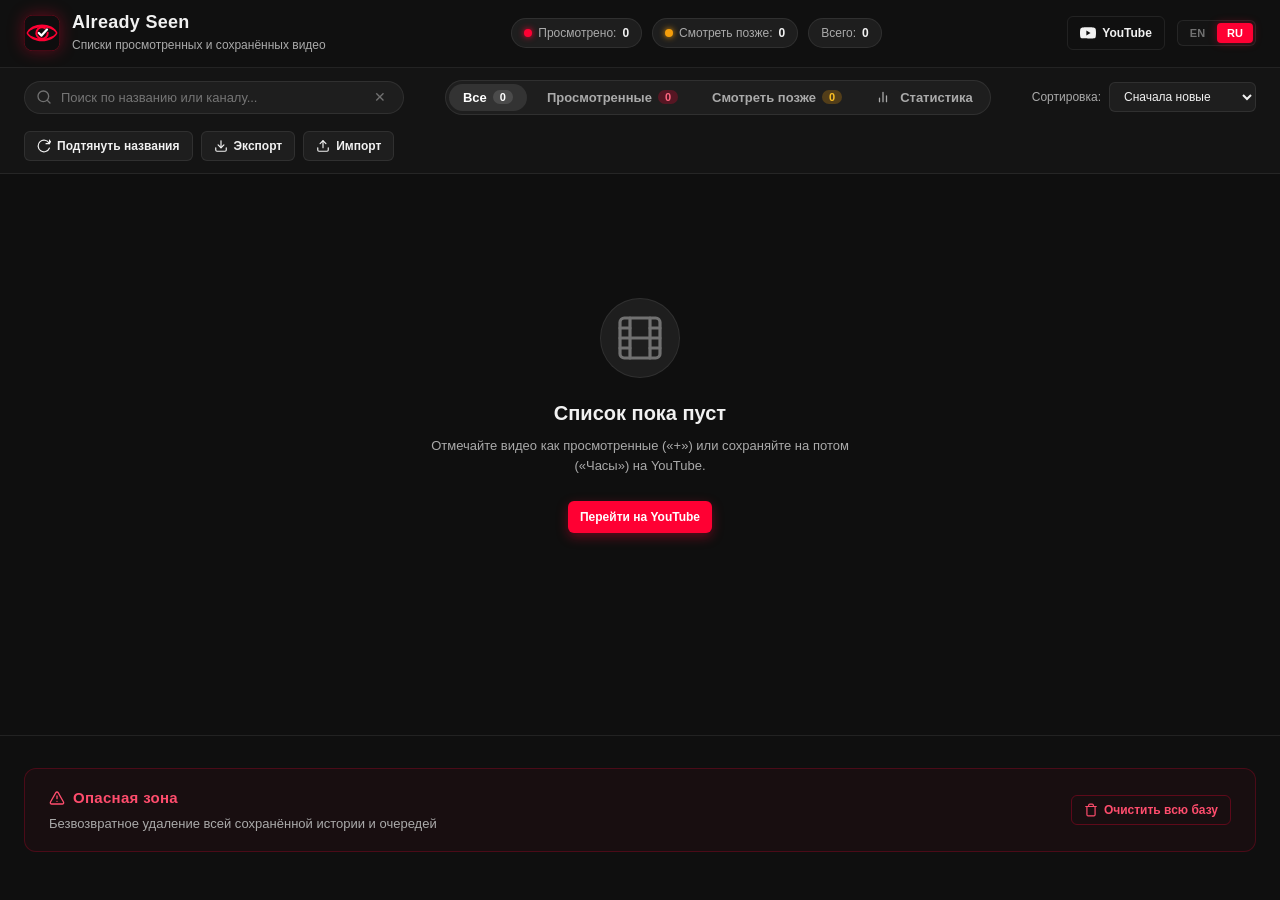
<file: dashboard/index.html>
<!DOCTYPE html>
<html lang="ru">
<head>
  <meta charset="UTF-8">
  <meta name="viewport" content="width=device-width, initial-scale=1.0">
  <title>Already Seen — Видео-дашборд</title>
  <link rel="stylesheet" href="dashboard.css">
  <link rel="icon" type="image/svg+xml" href="../icons/icon.svg">
</head>
<body>
  <div class="app-layout">
    <header class="app-header">
      <div class="header-inner">
        <div class="header-brand">
          <img class="brand-badge" src="../icons/icon.svg" alt="Already Seen">
          <div class="brand-text">
            <h1 class="brand-title">Already Seen</h1>
            <span class="brand-tagline" id="i18nTagline">Списки просмотренных и сохранённых видео</span>
          </div>
        </div>

        <div class="header-stats">
          <div class="stat-pill" id="statWatchedPill">
            <span class="stat-dot dot-watched"></span>
            <span class="stat-label" id="i18nStatWatched">Просмотрено:</span>
            <strong class="stat-val" id="statWatchedCount">0</strong>
          </div>
          <div class="stat-pill" id="statWlPill">
            <span class="stat-dot dot-wl"></span>
            <span class="stat-label" id="i18nStatWl">Смотреть позже:</span>
            <strong class="stat-val" id="statWlCount">0</strong>
          </div>
          <div class="stat-pill" id="statTotalPill">
            <span class="stat-label" id="i18nStatTotal">Всего:</span>
            <strong class="stat-val" id="statTotalCount">0</strong>
          </div>
        </div>

        <div class="header-right">
          <a href="https://www.youtube.com" target="_blank" rel="noopener noreferrer" class="btn btn-ghost" id="linkYouTube">
            <svg viewBox="0 0 24 24" width="16" height="16" fill="currentColor">
              <path d="M23.498 6.186a3.016 3.016 0 0 0-2.122-2.136C19.505 3.545 12 3.545 12 3.545s-7.505 0-9.377.505A3.017 3.017 0 0 0 .502 6.186C0 8.07 0 12 0 12s0 3.93.502 5.814a3.016 3.016 0 0 0 2.122 2.136c1.871.505 9.376.505 9.376.505s7.505 0 9.377-.505a3.015 3.015 0 0 0 2.122-2.136C24 15.93 24 12 24 12s0-3.93-.502-5.814zM9.545 15.568V8.432L15.818 12l-6.273 3.568z"/>
            </svg>
            <span>YouTube</span>
          </a>
          <div class="lang-switch">
            <button type="button" class="lang-btn" data-lang="en">EN</button>
            <button type="button" class="lang-btn active" data-lang="ru">RU</button>
          </div>
        </div>
      </div>
    </header>

    <div class="controls-bar">
      <div class="controls-inner">
        <div class="search-box">
          <svg class="search-icon" viewBox="0 0 24 24" width="16" height="16" fill="none" stroke="currentColor" stroke-width="2" stroke-linecap="round" stroke-linejoin="round">
            <circle cx="11" cy="11" r="8"></circle>
            <line x1="21" y1="21" x2="16.65" y2="16.65"></line>
          </svg>
          <input type="text" id="searchInput" placeholder="Поиск по названию или каналу...">
          <button type="button" class="search-clear" id="searchClear" aria-label="Очистить поиск">✕</button>
        </div>

        <nav class="tabs-nav">
          <button type="button" class="tab-btn active" data-tab="all" id="tabAll">
            <span id="i18nTabAll">Все</span>
            <span class="tab-count" id="countAll">0</span>
          </button>
          <button type="button" class="tab-btn" data-tab="watched" id="tabWatched">
            <span id="i18nTabWatched">Просмотренные</span>
            <span class="tab-count count-watched" id="countWatched">0</span>
          </button>
          <button type="button" class="tab-btn" data-tab="watch-later" id="tabWatchLater">
            <span id="i18nTabWatchLater">Смотреть позже</span>
            <span class="tab-count count-wl" id="countWl">0</span>
          </button>
          <button type="button" class="tab-btn" data-tab="stats" id="tabStats">
            <svg class="tab-icon" viewBox="0 0 24 24" width="14" height="14" fill="none" stroke="currentColor" stroke-width="2.2" stroke-linecap="round" stroke-linejoin="round">
              <path d="M18 20V10M12 20V4M6 20v-6"></path>
            </svg>
            <span id="i18nTabStats">Статистика</span>
          </button>
        </nav>

        <div class="sort-box">
          <label for="sortSelect" class="sort-label" id="i18nSortLabel">Сортировка:</label>
          <select id="sortSelect">
            <option value="newest" id="optSortNewest">Сначала новые</option>
            <option value="oldest" id="optSortOldest">Сначала старые</option>
            <option value="title-asc" id="optSortTitleAsc">По названию (А-Я)</option>
            <option value="title-desc" id="optSortTitleDesc">По названию (Я-А)</option>
            <option value="channel-asc" id="optSortChannelAsc">По каналу (А-Я)</option>
          </select>
        </div>

        <div class="actions-box">
          <button type="button" class="btn btn-secondary" id="btnFetchMetadata">
            <svg class="fetch-icon" viewBox="0 0 24 24" width="14" height="14" fill="none" stroke="currentColor" stroke-width="2" stroke-linecap="round" stroke-linejoin="round">
              <path d="M21.5 2v6h-6M21.34 15.57a10 10 0 1 1-.57-8.38l5.67-5.67"/>
            </svg>
            <span id="i18nBtnFetch">Подтянуть названия</span>
            <span class="badge-fetch-count" id="badgeFetchCount" style="display: none;">0</span>
          </button>
          <button type="button" class="btn btn-secondary" id="btnExport">
            <svg viewBox="0 0 24 24" width="14" height="14" fill="none" stroke="currentColor" stroke-width="2" stroke-linecap="round" stroke-linejoin="round">
              <path d="M21 15v4a2 2 0 0 1-2 2H5a2 2 0 0 1-2-2v-4"></path>
              <polyline points="7 10 12 15 17 10"></polyline>
              <line x1="12" y1="15" x2="12" y2="3"></line>
            </svg>
            <span id="i18nBtnExport">Экспорт</span>
          </button>
          <button type="button" class="btn btn-secondary" id="btnImport">
            <svg viewBox="0 0 24 24" width="14" height="14" fill="none" stroke="currentColor" stroke-width="2" stroke-linecap="round" stroke-linejoin="round">
              <path d="M21 15v4a2 2 0 0 1-2 2H5a2 2 0 0 1-2-2v-4"></path>
              <polyline points="17 8 12 3 7 8"></polyline>
              <line x1="12" y1="3" x2="12" y2="15"></line>
            </svg>
            <span id="i18nBtnImport">Импорт</span>
          </button>
          <input type="file" id="fileInput" accept=".json" style="display: none;">
        </div>
      </div>
      <div class="fetch-progress-wrap" id="fetchProgressWrap" style="display: none;">
        <div class="fetch-progress-bar" id="fetchProgressBar"></div>
      </div>
    </div>

    <main class="main-content">
      <div class="content-status" id="contentStatus">
        <span id="statusText">Загрузка видео...</span>
      </div>

      <div class="video-grid" id="videoGrid"></div>

      <section class="stats-view" id="statsView" style="display: none;">
        <div class="stats-hero-grid">
          <div class="stats-card stat-card-watched">
            <div class="stats-card-header">
              <span class="stats-card-title" id="i18nStatCardWatched">Просмотрено</span>
              <div class="stats-icon-wrap icon-watched">
                <svg viewBox="0 0 24 24" width="18" height="18" fill="none" stroke="currentColor" stroke-width="2.5" stroke-linecap="round" stroke-linejoin="round">
                  <polyline points="20 6 9 17 4 12"></polyline>
                </svg>
              </div>
            </div>
            <div class="stats-card-value" id="statsValWatched">0</div>
            <div class="stats-progress-wrap">
              <div class="stats-progress-bar bar-watched" id="statsProgressWatched" style="width: 0%;"></div>
            </div>
            <div class="stats-card-sub" id="statsSubWatched">0% от всех видео</div>
          </div>

          <div class="stats-card stat-card-wl">
            <div class="stats-card-header">
              <span class="stats-card-title" id="i18nStatCardWl">Смотреть позже</span>
              <div class="stats-icon-wrap icon-wl">
                <svg viewBox="0 0 24 24" width="18" height="18" fill="none" stroke="currentColor" stroke-width="2.2" stroke-linecap="round" stroke-linejoin="round">
                  <circle cx="12" cy="12" r="10"></circle>
                  <polyline points="12 6 12 12 16 14"></polyline>
                </svg>
              </div>
            </div>
            <div class="stats-card-value" id="statsValWl">0</div>
            <div class="stats-progress-wrap">
              <div class="stats-progress-bar bar-wl" id="statsProgressWl" style="width: 0%;"></div>
            </div>
            <div class="stats-card-sub" id="statsSubWl">Ожидают вашего просмотра</div>
          </div>

          <div class="stats-card stat-card-total">
            <div class="stats-card-header">
              <span class="stats-card-title" id="i18nStatCardTotal">Всего в базе</span>
              <div class="stats-icon-wrap icon-total">
                <svg viewBox="0 0 24 24" width="18" height="18" fill="none" stroke="currentColor" stroke-width="2.2" stroke-linecap="round" stroke-linejoin="round">
                  <rect x="2" y="2" width="20" height="20" rx="2.18" ry="2.18"></rect>
                  <line x1="7" y1="2" x2="7" y2="22"></line>
                  <line x1="17" y1="2" x2="17" y2="22"></line>
                  <line x1="2" y1="12" x2="22" y2="12"></line>
                </svg>
              </div>
            </div>
            <div class="stats-card-value" id="statsValTotal">0</div>
            <div class="stats-card-sub" id="statsSubTotal">Уникальных видео в истории</div>
          </div>

          <div class="stats-card stat-card-time">
            <div class="stats-card-header">
              <span class="stats-card-title" id="i18nStatCardTime">Оценка времени</span>
              <div class="stats-icon-wrap icon-time">
                <svg viewBox="0 0 24 24" width="18" height="18" fill="none" stroke="currentColor" stroke-width="2.2" stroke-linecap="round" stroke-linejoin="round">
                  <circle cx="12" cy="12" r="10"></circle>
                  <polygon points="10 8 16 12 10 16 10 8"></polygon>
                </svg>
              </div>
            </div>
            <div class="stats-card-value" id="statsValTime">~0 мин</div>
            <div class="stats-card-sub" id="statsSubTime">Контента просмотрено</div>
          </div>
        </div>

        <div class="stats-grid-two">
          <div class="stats-panel">
            <div class="stats-panel-header">
              <div class="stats-panel-title-wrap">
                <h3 class="stats-panel-title" id="i18nTopChannelsTitle">Топ каналов</h3>
                <span class="stats-panel-subtitle" id="i18nTopChannelsSub">Авторы, которых вы смотрите чаще всего</span>
              </div>
              <span class="stats-badge-pill" id="statsUniqueChannelsBadge">0 каналов</span>
            </div>
            <div class="top-channels-list" id="topChannelsList"></div>
          </div>

          <div class="stats-panel">
            <div class="stats-panel-header">
              <div class="stats-panel-title-wrap">
                <h3 class="stats-panel-title" id="i18nActivityDayTitle">Активность по дням недели</h3>
                <span class="stats-panel-subtitle" id="i18nActivityDaySub">Отметки видео на этой неделе</span>
              </div>
              <div class="stats-panel-actions">
                <div class="stats-toggle-group">
                  <button type="button" class="stats-toggle-btn active" id="btnChartThisWeek">Эта неделя</button>
                  <button type="button" class="stats-toggle-btn" id="btnChartAllTime">За всё время</button>
                </div>
                <span class="stats-badge-pill" id="statsPeakDayBadge">-</span>
              </div>
            </div>
            <div class="day-chart" id="dayChart"></div>
          </div>
        </div>

        <div class="stats-insights-bar">
          <div class="insight-item">
            <span class="insight-label" id="i18nPeriodToday">Сегодня:</span>
            <strong class="insight-val" id="valPeriodToday">0</strong>
          </div>
          <div class="insight-divider"></div>
          <div class="insight-item">
            <span class="insight-label" id="i18nPeriodWeek">За 7 дней:</span>
            <strong class="insight-val" id="valPeriodWeek">0</strong>
          </div>
          <div class="insight-divider"></div>
          <div class="insight-item">
            <span class="insight-label" id="i18nPeriodMonth">За 30 дней:</span>
            <strong class="insight-val" id="valPeriodMonth">0</strong>
          </div>
          <div class="insight-divider"></div>
          <div class="insight-item">
            <span class="insight-label" id="i18nPeriodOlder">Ранее:</span>
            <strong class="insight-val" id="valPeriodOlder">0</strong>
          </div>
        </div>
      </section>

      <div class="empty-state" id="emptyState" style="display: none;">
        <div class="empty-icon-wrap">
          <svg viewBox="0 0 24 24" width="48" height="48" fill="none" stroke="currentColor" stroke-width="1.6" stroke-linecap="round" stroke-linejoin="round">
            <rect x="2" y="2" width="20" height="20" rx="2.18" ry="2.18"></rect>
            <line x1="7" y1="2" x2="7" y2="22"></line>
            <line x1="17" y1="2" x2="17" y2="22"></line>
            <line x1="2" y1="12" x2="22" y2="12"></line>
            <line x1="2" y1="7" x2="7" y2="7"></line>
            <line x1="2" y1="17" x2="7" y2="17"></line>
            <line x1="17" y1="17" x2="22" y2="17"></line>
            <line x1="17" y1="7" x2="22" y2="7"></line>
          </svg>
        </div>
        <h2 class="empty-title" id="emptyTitle">Список пуст</h2>
        <p class="empty-desc" id="emptyDesc">Отмечайте видео как просмотренные («+») или сохраняйте на потом («Часы») прямо на страницах YouTube.</p>
        <a href="https://www.youtube.com" target="_blank" rel="noopener noreferrer" class="btn btn-primary" id="btnEmptyYouTube">
          <span>Перейти на YouTube</span>
        </a>
      </div>
    </main>

    <footer class="app-footer">
      <div class="footer-inner">
        <div class="danger-zone">
          <div class="danger-info">
            <div class="danger-title-row">
              <svg viewBox="0 0 24 24" width="16" height="16" fill="none" stroke="currentColor" stroke-width="2" stroke-linecap="round" stroke-linejoin="round">
                <path d="m21.73 18-8-14a2 2 0 0 0-3.48 0l-8 14A2 2 0 0 0 4 21h16a2 2 0 0 0 1.73-3Z"></path>
                <line x1="12" y1="9" x2="12" y2="13"></line>
                <line x1="12" y1="17" x2="12.01" y2="17"></line>
              </svg>
              <span class="danger-title" id="i18nDangerTitle">Опасная зона</span>
            </div>
            <span class="danger-desc" id="i18nDangerDesc">Безвозвратное удаление всей сохранённой истории и очередей</span>
          </div>
          <button type="button" class="btn btn-danger-outline" id="btnOpenClearModal">
            <svg viewBox="0 0 24 24" width="14" height="14" fill="none" stroke="currentColor" stroke-width="2" stroke-linecap="round" stroke-linejoin="round">
              <polyline points="3 6 5 6 21 6"></polyline>
              <path d="M19 6v14a2 2 0 0 1-2 2H7a2 2 0 0 1-2-2V6m3 0V4a2 2 0 0 1 2-2h4a2 2 0 0 1 2 2v2"></path>
            </svg>
            <span id="i18nBtnClearAll">Очистить всю базу</span>
          </button>
        </div>
      </div>
    </footer>

    <div class="modal-overlay" id="clearModalOverlay" style="display: none;">
      <div class="modal-dialog">
        <div class="modal-header">
          <div class="modal-title-wrap">
            <span class="modal-step-badge" id="modalStepBadge">Шаг 1 из 3</span>
            <h3 class="modal-title" id="modalTitle">Удалить всю базу данных?</h3>
          </div>
          <button type="button" class="modal-close" id="btnCancelClear" aria-label="Закрыть">✕</button>
        </div>

        <div class="modal-body">
          <div class="modal-step" id="modalStep1">
            <p class="modal-text" id="modalStep1Text">Вы собираетесь удалить все сохранённые видео из базы Already Seen. Списки «Просмотрено» и «Смотреть позже», а также статистика будут сброшены.</p>
            <div class="modal-count-box">
              <span id="modalStep1CountLabel">Всего видео к удалению:</span>
              <strong id="modalStep1Count">0</strong>
            </div>
          </div>

          <div class="modal-step" id="modalStep2" style="display: none;">
            <p class="modal-text modal-warning-text" id="modalStep2Text">Внимание! Это действие невозможно отменить. Все ваши отметки на YouTube исчезнут. Рекомендуем предварительно сохранить резервную копию.</p>
            <div class="modal-backup-cta">
              <button type="button" class="btn btn-secondary" id="btnModalExportBackup">
                <svg viewBox="0 0 24 24" width="14" height="14" fill="none" stroke="currentColor" stroke-width="2" stroke-linecap="round" stroke-linejoin="round">
                  <path d="M21 15v4a2 2 0 0 1-2 2H5a2 2 0 0 1-2-2v-4"></path>
                  <polyline points="7 10 12 15 17 10"></polyline>
                  <line x1="12" y1="15" x2="12" y2="3"></line>
                </svg>
                <span id="i18nModalExport">Скачать бэкап (Экспорт)</span>
              </button>
            </div>
          </div>

          <div class="modal-step" id="modalStep3" style="display: none;">
            <p class="modal-text" id="modalStep3Text">Для окончательного подтверждения введите слово <strong class="confirm-word-highlight" id="modalConfirmWordText">УДАЛИТЬ</strong> в поле ниже:</p>
            <input type="text" class="modal-input" id="inputClearConfirm" placeholder="УДАЛИТЬ" autocomplete="off" spellcheck="false">
          </div>
        </div>

        <div class="modal-footer">
          <button type="button" class="btn btn-secondary" id="btnModalDismiss">Отмена</button>
          <button type="button" class="btn btn-danger" id="btnModalNext">Далее (1/3)</button>
        </div>
      </div>
    </div>

    <div class="toast" id="toast"></div>
  </div>

  <script src="dashboard.js"></script>
</body>
</html>
</file>
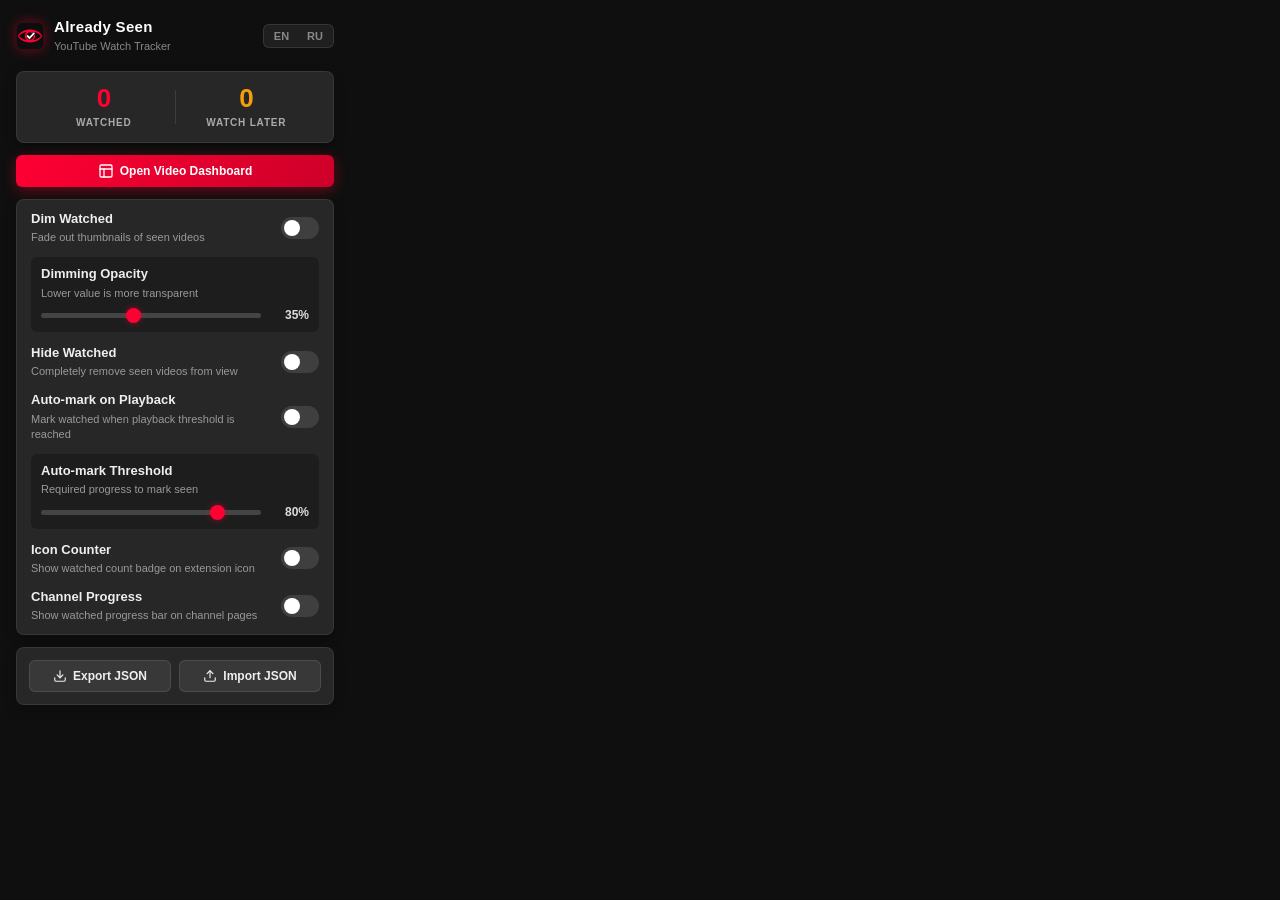
<file: popup/popup.html>
<!DOCTYPE html>
<html lang="en">
<head>
  <meta charset="UTF-8">
  <meta name="viewport" content="width=device-width, initial-scale=1.0">
  <title>Already Seen</title>
  <link rel="stylesheet" href="popup.css">
</head>
<body>
  <div class="popup-container">
    <header class="popup-header">
      <div class="brand">
        <img class="brand-badge" src="../icons/icon.svg" alt="Already Seen">
        <div class="brand-info">
          <h1 class="brand-title">Already Seen</h1>
          <span class="brand-subtitle" id="i18nSubtitle">YouTube Watch Tracker</span>
        </div>
      </div>
      <div class="lang-switch">
        <button type="button" class="lang-btn" data-lang="en">EN</button>
        <button type="button" class="lang-btn" data-lang="ru">RU</button>
      </div>
    </header>

    <section class="stats-card">
      <div class="stats-col">
        <div class="stats-number" id="totalCount">0</div>
        <div class="stats-label" id="i18nWatchedVideos">Watched</div>
      </div>
      <div class="stats-divider"></div>
      <div class="stats-col">
        <div class="stats-number stats-wl" id="totalWatchLaterCount">0</div>
        <div class="stats-label" id="i18nWatchLaterVideos">Watch Later</div>
      </div>
    </section>

    <button type="button" class="btn btn-primary" id="btnOpenDashboard">
      <svg class="btn-icon" viewBox="0 0 24 24" width="16" height="16" fill="none" stroke="currentColor" stroke-width="2" stroke-linecap="round" stroke-linejoin="round">
        <rect x="3" y="3" width="18" height="18" rx="2" ry="2"></rect>
        <line x1="3" y1="9" x2="21" y2="9"></line>
        <line x1="9" y1="21" x2="9" y2="9"></line>
      </svg>
      <span id="i18nDashboard">Open Video Dashboard</span>
    </button>

    <section class="settings-card">
      <div class="setting-row">
        <div class="setting-info">
          <label class="setting-title" for="toggleDim" id="i18nDimTitle">Dim Watched</label>
          <span class="setting-desc" id="i18nDimDesc">Fade out thumbnails of seen videos</span>
        </div>
        <label class="switch">
          <input type="checkbox" id="toggleDim">
          <span class="slider"></span>
        </label>
      </div>

      <div class="setting-row sub-row" id="opacityRow">
        <div class="setting-info">
          <label class="setting-title" for="rangeOpacity" id="i18nOpacityTitle">Dimming Opacity</label>
          <span class="setting-desc" id="i18nOpacityDesc">Lower value is more transparent</span>
        </div>
        <div class="range-wrapper">
          <input type="range" id="rangeOpacity" min="10" max="70" step="5" value="35">
          <span class="range-value" id="valOpacity">35%</span>
        </div>
      </div>

      <div class="setting-row">
        <div class="setting-info">
          <label class="setting-title" for="toggleHide" id="i18nHideTitle">Hide Watched</label>
          <span class="setting-desc" id="i18nHideDesc">Completely remove seen videos from view</span>
        </div>
        <label class="switch">
          <input type="checkbox" id="toggleHide">
          <span class="slider"></span>
        </label>
      </div>

      <div class="setting-row">
        <div class="setting-info">
          <label class="setting-title" for="toggleAuto" id="i18nAutoTitle">Auto-mark on Playback</label>
          <span class="setting-desc" id="i18nAutoDesc">Mark watched when playback threshold is reached</span>
        </div>
        <label class="switch">
          <input type="checkbox" id="toggleAuto">
          <span class="slider"></span>
        </label>
      </div>

      <div class="setting-row sub-row" id="thresholdRow">
        <div class="setting-info">
          <label class="setting-title" for="rangeThreshold" id="i18nThresholdTitle">Auto-mark Threshold</label>
          <span class="setting-desc" id="i18nThresholdDesc">Required progress to mark seen</span>
        </div>
        <div class="range-wrapper">
          <input type="range" id="rangeThreshold" min="10" max="95" step="5" value="80">
          <span class="range-value" id="valThreshold">80%</span>
        </div>
      </div>

      <div class="setting-row">
        <div class="setting-info">
          <label class="setting-title" for="toggleBadgeCounter" id="i18nBadgeCounterTitle">Icon Counter</label>
          <span class="setting-desc" id="i18nBadgeCounterDesc">Show watched count badge on extension icon</span>
        </div>
        <label class="switch">
          <input type="checkbox" id="toggleBadgeCounter">
          <span class="slider"></span>
        </label>
      </div>

      <div class="setting-row">
        <div class="setting-info">
          <label class="setting-title" for="toggleChannelProgress" id="i18nChannelProgressTitle">Channel Progress</label>
          <span class="setting-desc" id="i18nChannelProgressDesc">Show watched progress bar on channel pages</span>
        </div>
        <label class="switch">
          <input type="checkbox" id="toggleChannelProgress">
          <span class="slider"></span>
        </label>
      </div>
    </section>

    <section class="actions-card">
      <div class="actions-group">
        <button type="button" class="btn btn-secondary" id="btnExport">
          <svg class="btn-icon" viewBox="0 0 24 24" width="14" height="14" fill="none" stroke="currentColor" stroke-width="2" stroke-linecap="round" stroke-linejoin="round">
            <path d="M21 15v4a2 2 0 0 1-2 2H5a2 2 0 0 1-2-2v-4"></path>
            <polyline points="7 10 12 15 17 10"></polyline>
            <line x1="12" y1="15" x2="12" y2="3"></line>
          </svg>
          <span id="i18nExport">Export JSON</span>
        </button>
        <button type="button" class="btn btn-secondary" id="btnImport">
          <svg class="btn-icon" viewBox="0 0 24 24" width="14" height="14" fill="none" stroke="currentColor" stroke-width="2" stroke-linecap="round" stroke-linejoin="round">
            <path d="M21 15v4a2 2 0 0 1-2 2H5a2 2 0 0 1-2-2v-4"></path>
            <polyline points="17 8 12 3 7 8"></polyline>
            <line x1="12" y1="3" x2="12" y2="15"></line>
          </svg>
          <span id="i18nImport">Import JSON</span>
        </button>
      </div>
      <input type="file" id="fileInput" accept=".json" style="display: none;">
    </section>

    <div class="toast" id="toast"></div>
  </div>
  <script src="popup.js"></script>
</body>
</html>
</file>
<file: dashboard/dashboard.css>
:root {
  --bg-page: #0f0f0f;
  --bg-header: rgba(18, 18, 18, 0.94);
  --bg-surface: #1e1e1e;
  --bg-card: #232323;
  --bg-card-hover: #2c2c2c;
  --border-light: rgba(255, 255, 255, 0.08);
  --border-hover: rgba(255, 255, 255, 0.18);
  --text-main: #f1f1f1;
  --text-muted: #aaaaaa;
  --text-dim: #717171;
  --color-red: #ff0033;
  --color-red-glow: rgba(255, 0, 51, 0.35);
  --color-amber: #f59e0b;
  --color-amber-glow: rgba(245, 158, 11, 0.35);
}

* {
  box-sizing: border-box;
  margin: 0;
  padding: 0;
}

body {
  background-color: var(--bg-page);
  color: var(--text-main);
  font-family: -apple-system, BlinkMacSystemFont, "Segoe UI", Roboto, "YouTube Sans", Helvetica, Arial, sans-serif;
  font-size: 14px;
  line-height: 1.5;
  min-height: 100vh;
  overflow-x: hidden;
}

a {
  color: inherit;
  text-decoration: none;
}

button, input, select {
  font-family: inherit;
  font-size: inherit;
}

.app-layout {
  display: flex;
  flex-direction: column;
  min-height: 100vh;
}

.app-header {
  position: sticky;
  top: 0;
  z-index: 100;
  background-color: var(--bg-header);
  backdrop-filter: blur(12px);
  -webkit-backdrop-filter: blur(12px);
  border-bottom: 1px solid var(--border-light);
}

.header-inner {
  max-width: 1440px;
  margin: 0 auto;
  padding: 12px 24px;
  display: flex;
  align-items: center;
  justify-content: space-between;
  gap: 16px;
  flex-wrap: wrap;
}

.header-brand {
  display: flex;
  align-items: center;
  gap: 12px;
}

.brand-badge {
  width: 36px;
  height: 36px;
  border-radius: 8px;
  display: block;
  object-fit: contain;
  box-shadow: 0 0 16px var(--color-red-glow);
}

.brand-title {
  font-size: 18px;
  font-weight: 800;
  letter-spacing: 0.3px;
  line-height: 1.2;
}

.brand-tagline {
  font-size: 12px;
  color: var(--text-muted);
}

.header-stats {
  display: flex;
  align-items: center;
  gap: 10px;
  flex-wrap: wrap;
}

.stat-pill {
  background: var(--bg-surface);
  border: 1px solid var(--border-light);
  border-radius: 20px;
  padding: 5px 12px;
  display: inline-flex;
  align-items: center;
  gap: 6px;
  font-size: 12px;
}

.stat-dot {
  width: 8px;
  height: 8px;
  border-radius: 50%;
}

.dot-watched {
  background-color: var(--color-red);
  box-shadow: 0 0 6px var(--color-red);
}

.dot-wl {
  background-color: var(--color-amber);
  box-shadow: 0 0 6px var(--color-amber);
}

.stat-label {
  color: var(--text-muted);
}

.stat-val {
  color: var(--text-main);
  font-weight: 700;
  font-variant-numeric: tabular-nums;
}

.header-right {
  display: flex;
  align-items: center;
  gap: 12px;
}

.lang-switch {
  display: flex;
  background: #141414;
  border: 1px solid var(--border-light);
  border-radius: 6px;
  padding: 2px;
  gap: 2px;
}

.lang-btn {
  background: transparent;
  border: none;
  color: var(--text-dim);
  font-size: 11px;
  font-weight: 700;
  padding: 4px 10px;
  border-radius: 4px;
  cursor: pointer;
  transition: all 0.15s ease;
}

.lang-btn:hover {
  color: var(--text-main);
}

.lang-btn.active {
  background: var(--color-red);
  color: #ffffff;
  box-shadow: 0 0 8px var(--color-red-glow);
}

.controls-bar {
  background: #141414;
  border-bottom: 1px solid var(--border-light);
  padding: 12px 24px;
}

.controls-inner {
  max-width: 1440px;
  margin: 0 auto;
  display: flex;
  align-items: center;
  justify-content: space-between;
  gap: 16px;
  flex-wrap: wrap;
}

.search-box {
  position: relative;
  flex: 1;
  min-width: 240px;
  max-width: 380px;
}

.search-icon {
  position: absolute;
  left: 12px;
  top: 50%;
  transform: translateY(-50%);
  color: var(--text-dim);
  pointer-events: none;
}

.search-box input {
  width: 100%;
  background: var(--bg-surface);
  border: 1px solid var(--border-light);
  color: var(--text-main);
  border-radius: 20px;
  padding: 8px 36px 8px 36px;
  font-size: 13px;
  outline: none;
  transition: border-color 0.15s ease, box-shadow 0.15s ease;
}

.search-box input:focus {
  border-color: var(--color-red);
  box-shadow: 0 0 0 2px var(--color-red-glow);
}

.search-clear {
  position: absolute;
  right: 12px;
  top: 50%;
  transform: translateY(-50%);
  background: transparent;
  border: none;
  color: var(--text-dim);
  cursor: pointer;
  font-size: 14px;
  line-height: 1;
  padding: 4px 6px;
  display: block;
}

.search-clear.show {
  display: block;
}

.search-clear:hover {
  color: var(--text-main);
}

.tabs-nav {
  display: flex;
  align-items: center;
  gap: 6px;
  background: var(--bg-surface);
  border: 1px solid var(--border-light);
  border-radius: 20px;
  padding: 3px;
}

.tab-btn {
  background: transparent;
  border: none;
  color: var(--text-muted);
  font-size: 13px;
  font-weight: 600;
  padding: 6px 14px;
  border-radius: 16px;
  cursor: pointer;
  display: inline-flex;
  align-items: center;
  gap: 6px;
  transition: all 0.15s ease;
}

.tab-btn:hover {
  color: var(--text-main);
}

.tab-btn.active {
  background: #333333;
  color: #ffffff;
}

.tab-count {
  background: rgba(255, 255, 255, 0.12);
  padding: 1px 7px;
  border-radius: 10px;
  font-size: 11px;
  font-weight: 700;
}

.tab-count.count-watched {
  background: rgba(255, 0, 51, 0.25);
  color: #ff6680;
}

.tab-count.count-wl {
  background: rgba(245, 158, 11, 0.25);
  color: #fbbf24;
}

.sort-box {
  display: flex;
  align-items: center;
  gap: 8px;
}

.sort-label {
  font-size: 12px;
  color: var(--text-muted);
  font-weight: 500;
}

.sort-box select {
  background: var(--bg-surface);
  border: 1px solid var(--border-light);
  color: var(--text-main);
  border-radius: 6px;
  padding: 6px 10px;
  font-size: 12px;
  outline: none;
  cursor: pointer;
}

.sort-box select:focus {
  border-color: var(--border-hover);
}

.actions-box {
  display: flex;
  align-items: center;
  gap: 8px;
}

.btn {
  display: inline-flex;
  align-items: center;
  justify-content: center;
  gap: 6px;
  padding: 7px 12px;
  font-size: 12px;
  font-weight: 600;
  border-radius: 6px;
  border: none;
  cursor: pointer;
  transition: all 0.15s ease;
}

.btn:active {
  transform: scale(0.97);
}

.btn-ghost {
  background: transparent;
  color: var(--text-main);
  border: 1px solid var(--border-light);
}

.btn-ghost:hover {
  background: var(--bg-surface);
  border-color: var(--border-hover);
}

.btn-secondary {
  background: var(--bg-surface);
  color: var(--text-main);
  border: 1px solid var(--border-light);
}

.btn-secondary:hover {
  background: #2f2f2f;
  border-color: var(--border-hover);
}

.btn-primary {
  background: var(--color-red);
  color: #ffffff;
  box-shadow: 0 4px 12px var(--color-red-glow);
}

.btn-primary:hover {
  background: #e6002e;
}

.btn-danger-outline {
  background: transparent;
  color: #ff4d6d;
  border: 1px solid rgba(255, 0, 51, 0.3);
}

.btn-danger-outline:hover {
  background: rgba(255, 0, 51, 0.15);
  border-color: var(--color-red);
}

.main-content {
  flex: 1;
  max-width: 1440px;
  margin: 0 auto;
  width: 100%;
  padding: 24px;
}

.content-status {
  margin-bottom: 16px;
  font-size: 13px;
  color: var(--text-muted);
}

.video-grid {
  display: grid;
  grid-template-columns: repeat(auto-fill, minmax(290px, 1fr));
  gap: 20px;
}

.video-card {
  background: var(--bg-card);
  border: 1px solid var(--border-light);
  border-radius: 12px;
  overflow: hidden;
  display: flex;
  flex-direction: column;
  transition: transform 0.18s ease, box-shadow 0.18s ease, border-color 0.18s ease;
}

.video-card:hover {
  transform: translateY(-3px);
  box-shadow: 0 8px 24px rgba(0, 0, 0, 0.5);
  border-color: var(--border-hover);
  background: var(--bg-card-hover);
}

.card-thumb-wrap {
  position: relative;
  width: 100%;
  aspect-ratio: 16 / 9;
  background-color: #121212;
  overflow: hidden;
}

.card-thumb-img {
  width: 100%;
  height: 100%;
  object-fit: cover;
  display: block;
  transition: transform 0.25s ease;
}

.video-card:hover .card-thumb-img {
  transform: scale(1.03);
}

.thumb-badges {
  position: absolute;
  top: 8px;
  left: 8px;
  z-index: 2;
  display: flex;
  flex-direction: column;
  gap: 4px;
  align-items: flex-start;
}

.thumb-badge {
  font-size: 10px;
  font-weight: 700;
  text-transform: uppercase;
  letter-spacing: 0.4px;
  padding: 3px 7px;
  border-radius: 4px;
  backdrop-filter: blur(6px);
  -webkit-backdrop-filter: blur(6px);
}

.badge-watched {
  background: rgba(18, 18, 18, 0.92);
  color: #ffffff;
  border: 1px solid var(--color-red);
  box-shadow: 0 0 8px var(--color-red-glow);
}

.badge-wl {
  background: rgba(28, 22, 10, 0.92);
  color: #fbbf24;
  border: 1px solid var(--color-amber);
  box-shadow: 0 0 8px var(--color-amber-glow);
}

.thumb-overlay {
  position: absolute;
  inset: 0;
  background: rgba(0, 0, 0, 0.35);
  display: flex;
  align-items: center;
  justify-content: center;
  opacity: 0;
  transition: opacity 0.18s ease;
}

.video-card:hover .thumb-overlay {
  opacity: 1;
}

.play-icon-btn {
  width: 44px;
  height: 44px;
  background: rgba(255, 0, 51, 0.9);
  color: #ffffff;
  border-radius: 50%;
  display: flex;
  align-items: center;
  justify-content: center;
  box-shadow: 0 0 16px rgba(0, 0, 0, 0.6);
  transform: scale(0.9);
  transition: transform 0.15s ease;
}

.video-card:hover .play-icon-btn {
  transform: scale(1);
}

.card-body {
  padding: 12px 14px;
  display: flex;
  flex-direction: column;
  flex: 1;
}

.card-title {
  font-size: 14px;
  font-weight: 600;
  line-height: 1.35;
  color: var(--text-main);
  display: -webkit-box;
  -webkit-line-clamp: 2;
  -webkit-box-orient: vertical;
  overflow: hidden;
  margin-bottom: 6px;
  transition: color 0.15s ease;
}

.card-title:hover {
  color: #ffffff;
  text-decoration: underline;
}

.card-channel {
  font-size: 12px;
  color: var(--text-muted);
  margin-bottom: 4px;
  overflow: hidden;
  text-overflow: ellipsis;
  white-space: nowrap;
}

.card-date {
  font-size: 11px;
  color: var(--text-dim);
  margin-top: auto;
}

.card-actions {
  border-top: 1px solid var(--border-light);
  padding: 8px 12px;
  display: flex;
  align-items: center;
  justify-content: space-between;
  gap: 6px;
  background: rgba(0, 0, 0, 0.15);
}

.action-btn {
  background: transparent;
  border: 1px solid transparent;
  color: var(--text-muted);
  padding: 5px 8px;
  border-radius: 5px;
  font-size: 11px;
  font-weight: 600;
  cursor: pointer;
  display: inline-flex;
  align-items: center;
  gap: 5px;
  transition: all 0.15s ease;
}

.action-btn:hover {
  background: var(--bg-surface);
  color: var(--text-main);
  border-color: var(--border-light);
}

.action-btn.active-watched {
  color: var(--color-red);
  border-color: rgba(255, 0, 51, 0.3);
  background: rgba(255, 0, 51, 0.1);
}

.action-btn.active-wl {
  color: var(--color-amber);
  border-color: rgba(245, 158, 11, 0.3);
  background: rgba(245, 158, 11, 0.1);
}

.action-btn.btn-trash:hover {
  color: #ff4d6d;
  background: rgba(255, 0, 51, 0.15);
}

.empty-state {
  text-align: center;
  padding: 60px 20px;
  max-width: 500px;
  margin: 40px auto;
}

.empty-icon-wrap {
  width: 80px;
  height: 80px;
  margin: 0 auto 20px;
  border-radius: 50%;
  background: var(--bg-surface);
  border: 1px solid var(--border-light);
  display: flex;
  align-items: center;
  justify-content: center;
  color: var(--text-dim);
}

.empty-title {
  font-size: 20px;
  font-weight: 700;
  margin-bottom: 8px;
  color: var(--text-main);
}

.empty-desc {
  font-size: 13px;
  color: var(--text-muted);
  line-height: 1.6;
  margin-bottom: 24px;
}

.toast {
  position: fixed;
  bottom: 24px;
  right: 24px;
  z-index: 1000;
  background: #1c1c1c;
  color: #ffffff;
  border-left: 3px solid var(--color-red);
  padding: 10px 16px;
  font-size: 13px;
  font-weight: 500;
  border-radius: 6px;
  box-shadow: 0 6px 20px rgba(0, 0, 0, 0.6);
  opacity: 0;
  transform: translateY(10px);
  pointer-events: none;
  transition: opacity 0.2s ease, transform 0.2s ease;
}

.toast.show {
  opacity: 1;
  transform: translateY(0);
}

.badge-fetch-count {
  background: var(--color-red);
  color: #ffffff;
  font-size: 10px;
  font-weight: 700;
  padding: 1px 6px;
  border-radius: 10px;
  line-height: 1.2;
}

.fetch-icon.spin {
  animation: spin 0.8s linear infinite;
}

@keyframes spin {
  100% {
    transform: rotate(360deg);
  }
}

.fetch-progress-wrap {
  max-width: 1440px;
  margin: 10px auto 0 auto;
  height: 3px;
  background: rgba(255, 255, 255, 0.08);
  border-radius: 2px;
  overflow: hidden;
}

.fetch-progress-bar {
  height: 100%;
  width: 0%;
  background: linear-gradient(90deg, var(--color-amber), var(--color-red));
  transition: width 0.25s ease;
}

@media (max-width: 860px) {
  .header-inner {
    flex-direction: column;
    align-items: flex-start;
  }
  .controls-inner {
    flex-direction: column;
    align-items: stretch;
  }
  .search-box {
    max-width: 100%;
  }
}

.stat-pill {
  cursor: pointer;
  user-select: none;
  transition: background-color 0.15s ease, border-color 0.15s ease, transform 0.15s ease;
}

.stat-pill:hover {
  background-color: rgba(255, 255, 255, 0.08);
  border-color: rgba(255, 255, 255, 0.2);
  transform: translateY(-1px);
}

.tab-btn .tab-icon {
  margin-right: 4px;
  vertical-align: -2px;
}

.stats-view {
  width: 100%;
  animation: statsFadeIn 0.25s ease;
}

@keyframes statsFadeIn {
  from { opacity: 0; transform: translateY(6px); }
  to { opacity: 1; transform: translateY(0); }
}

.stats-hero-grid {
  display: grid;
  grid-template-columns: repeat(4, 1fr);
  gap: 16px;
  margin-bottom: 20px;
}

@media (max-width: 960px) {
  .stats-hero-grid {
    grid-template-columns: repeat(2, 1fr);
  }
}

@media (max-width: 520px) {
  .stats-hero-grid {
    grid-template-columns: 1fr;
  }
}

.stats-card {
  background-color: var(--bg-surface);
  border: 1px solid var(--border-light);
  border-radius: 12px;
  padding: 18px 20px;
  display: flex;
  flex-direction: column;
  position: relative;
  overflow: hidden;
  transition: transform 0.2s ease, border-color 0.2s ease;
}

.stats-card:hover {
  transform: translateY(-2px);
  border-color: var(--border-hover);
}

.stats-card-header {
  display: flex;
  align-items: center;
  justify-content: space-between;
  margin-bottom: 12px;
}

.stats-card-title {
  font-size: 13px;
  font-weight: 600;
  color: var(--text-muted);
  text-transform: uppercase;
  letter-spacing: 0.5px;
}

.stats-icon-wrap {
  width: 34px;
  height: 34px;
  border-radius: 8px;
  display: flex;
  align-items: center;
  justify-content: center;
}

.icon-watched {
  background: rgba(255, 0, 51, 0.15);
  color: #ff0033;
}

.icon-wl {
  background: rgba(245, 158, 11, 0.15);
  color: #f59e0b;
}

.icon-total {
  background: rgba(56, 189, 248, 0.15);
  color: #38bdf8;
}

.icon-time {
  background: rgba(168, 85, 247, 0.15);
  color: #a855f7;
}

.stats-card-value {
  font-size: 28px;
  font-weight: 800;
  line-height: 1.1;
  color: var(--text-main);
  margin-bottom: 8px;
}

.stats-progress-wrap {
  width: 100%;
  height: 6px;
  background-color: rgba(255, 255, 255, 0.08);
  border-radius: 999px;
  overflow: hidden;
  margin-bottom: 8px;
}

.stats-progress-bar {
  height: 100%;
  border-radius: 999px;
  transition: width 0.6s cubic-bezier(0.16, 1, 0.3, 1);
}

.bar-watched {
  background: linear-gradient(90deg, #ff0033, #ff4d6d);
}

.bar-wl {
  background: linear-gradient(90deg, #f59e0b, #fbbf24);
}

.stats-card-sub {
  font-size: 12px;
  color: var(--text-dim);
}

.stats-grid-two {
  display: grid;
  grid-template-columns: repeat(2, 1fr);
  gap: 16px;
  margin-bottom: 20px;
}

@media (max-width: 860px) {
  .stats-grid-two {
    grid-template-columns: 1fr;
  }
}

.stats-panel {
  background-color: var(--bg-surface);
  border: 1px solid var(--border-light);
  border-radius: 12px;
  padding: 20px;
  display: flex;
  flex-direction: column;
}

.stats-panel-header {
  display: flex;
  align-items: flex-start;
  justify-content: space-between;
  margin-bottom: 18px;
  gap: 12px;
}

.stats-panel-title-wrap {
  display: flex;
  flex-direction: column;
  gap: 4px;
}

.stats-panel-title {
  font-size: 16px;
  font-weight: 700;
  color: var(--text-main);
}

.stats-panel-subtitle {
  font-size: 12px;
  color: var(--text-muted);
}

.stats-badge-pill {
  font-size: 11px;
  font-weight: 700;
  padding: 4px 10px;
  border-radius: 999px;
  background: rgba(255, 255, 255, 0.06);
  border: 1px solid rgba(255, 255, 255, 0.1);
  color: var(--text-muted);
  white-space: nowrap;
}

.stats-panel-actions {
  display: flex;
  align-items: center;
  gap: 8px;
  flex-wrap: wrap;
}

.stats-toggle-group {
  display: inline-flex;
  background: rgba(255, 255, 255, 0.05);
  border: 1px solid rgba(255, 255, 255, 0.1);
  border-radius: 6px;
  padding: 2px;
  gap: 2px;
}

.stats-toggle-btn {
  background: transparent;
  border: none;
  color: var(--text-muted);
  font-size: 11px;
  font-weight: 600;
  padding: 3px 8px;
  border-radius: 4px;
  cursor: pointer;
  transition: all 0.15s ease;
  white-space: nowrap;
}

.stats-toggle-btn:hover {
  color: var(--text-main);
}

.stats-toggle-btn.active {
  background: rgba(255, 255, 255, 0.14);
  color: var(--text-main);
  font-weight: 700;
}

.top-channels-list {
  display: flex;
  flex-direction: column;
  gap: 10px;
}

.channel-row {
  display: flex;
  align-items: center;
  gap: 12px;
  padding: 8px 10px;
  border-radius: 8px;
  transition: background-color 0.15s ease;
  cursor: pointer;
}

.channel-row:hover {
  background-color: rgba(255, 255, 255, 0.05);
}

.channel-rank {
  width: 24px;
  height: 24px;
  border-radius: 6px;
  display: flex;
  align-items: center;
  justify-content: center;
  font-size: 12px;
  font-weight: 800;
  background: rgba(255, 255, 255, 0.06);
  color: var(--text-dim);
  flex-shrink: 0;
}

.channel-rank.rank-1 {
  background: linear-gradient(135deg, rgba(245, 158, 11, 0.25), rgba(251, 191, 36, 0.1));
  border: 1px solid rgba(245, 158, 11, 0.4);
  color: #fbbf24;
}

.channel-rank.rank-2 {
  background: linear-gradient(135deg, rgba(226, 232, 240, 0.2), rgba(148, 163, 184, 0.08));
  border: 1px solid rgba(226, 232, 240, 0.35);
  color: #e2e8f0;
}

.channel-rank.rank-3 {
  background: linear-gradient(135deg, rgba(180, 83, 9, 0.25), rgba(217, 119, 6, 0.1));
  border: 1px solid rgba(217, 119, 6, 0.35);
  color: #f59e0b;
}

.channel-info {
  flex: 1;
  min-width: 0;
  display: flex;
  flex-direction: column;
  gap: 6px;
}

.channel-head {
  display: flex;
  justify-content: space-between;
  align-items: center;
  gap: 8px;
}

.channel-name {
  font-size: 13px;
  font-weight: 600;
  color: var(--text-main);
  white-space: nowrap;
  overflow: hidden;
  text-overflow: ellipsis;
}

.channel-count {
  font-size: 12px;
  color: var(--text-dim);
  flex-shrink: 0;
}

.channel-bar-wrap {
  width: 100%;
  height: 5px;
  background-color: rgba(255, 255, 255, 0.06);
  border-radius: 999px;
  overflow: hidden;
}

.channel-bar {
  height: 100%;
  border-radius: 999px;
  background: linear-gradient(90deg, #ff0033, #f59e0b);
  transition: width 0.5s ease;
}

.channel-empty {
  font-size: 13px;
  color: var(--text-dim);
  text-align: center;
  padding: 24px 0;
}

.day-chart {
  display: flex;
  align-items: flex-end;
  justify-content: space-between;
  gap: 10px;
  height: 180px;
  padding: 12px 6px 4px 6px;
}

.day-col {
  flex: 1;
  display: flex;
  flex-direction: column;
  align-items: center;
  height: 100%;
  gap: 8px;
}

.day-val {
  font-size: 11px;
  font-weight: 700;
  color: var(--text-dim);
  min-height: 14px;
}

.day-bar-wrap {
  flex: 1;
  width: 100%;
  max-width: 32px;
  background-color: rgba(255, 255, 255, 0.05);
  border-radius: 6px;
  display: flex;
  align-items: flex-end;
  overflow: hidden;
}

.day-bar {
  width: 100%;
  background: linear-gradient(180deg, #38bdf8, #6366f1);
  border-radius: 6px 6px 0 0;
  min-height: 4px;
  transition: height 0.5s ease;
}

.day-col.peak-day .day-bar {
  background: linear-gradient(180deg, #ff0033, #f59e0b);
  box-shadow: 0 0 12px rgba(255, 0, 51, 0.4);
}

.day-col.peak-day .day-val {
  color: #ff0033;
}

.day-label {
  font-size: 11px;
  font-weight: 600;
  color: var(--text-muted);
}

.day-col.today-col .day-bar-wrap {
  border: 1px solid rgba(56, 189, 248, 0.55);
}

.day-col.today-col .day-label {
  color: #38bdf8;
  font-weight: 700;
}

.day-today-badge {
  font-size: 9px;
  font-weight: 700;
  text-transform: uppercase;
  color: #38bdf8;
  letter-spacing: 0.4px;
  line-height: 1;
}

.stats-insights-bar {
  background-color: var(--bg-surface);
  border: 1px solid var(--border-light);
  border-radius: 12px;
  padding: 16px 24px;
  display: flex;
  align-items: center;
  justify-content: space-around;
  flex-wrap: wrap;
  gap: 16px;
}

.insight-item {
  display: flex;
  align-items: center;
  gap: 8px;
}

.insight-label {
  font-size: 13px;
  color: var(--text-muted);
}

.insight-val {
  font-size: 16px;
  font-weight: 800;
  color: var(--text-main);
}

.insight-divider {
  width: 1px;
  height: 20px;
  background-color: var(--border-light);
}

@media (max-width: 600px) {
  .insight-divider {
    display: none;
  }
}

.app-footer {
  margin-top: auto;
  padding: 32px 24px 48px;
  border-top: 1px solid var(--border-light);
}

.footer-inner {
  max-width: 1600px;
  margin: 0 auto;
}

.danger-zone {
  background: rgba(255, 0, 51, 0.04);
  border: 1px solid rgba(255, 0, 51, 0.22);
  border-radius: 12px;
  padding: 18px 24px;
  display: flex;
  align-items: center;
  justify-content: space-between;
  flex-wrap: wrap;
  gap: 16px;
  transition: border-color 0.2s ease, background-color 0.2s ease;
}

.danger-zone:hover {
  background: rgba(255, 0, 51, 0.07);
  border-color: rgba(255, 0, 51, 0.35);
}

.danger-info {
  display: flex;
  flex-direction: column;
  gap: 4px;
}

.danger-title-row {
  display: flex;
  align-items: center;
  gap: 8px;
  color: #ff4d6d;
}

.danger-title {
  font-size: 15px;
  font-weight: 700;
  letter-spacing: 0.3px;
}

.danger-desc {
  font-size: 13px;
  color: var(--text-muted);
}

.modal-overlay {
  position: fixed;
  inset: 0;
  background: rgba(0, 0, 0, 0.78);
  backdrop-filter: blur(8px);
  -webkit-backdrop-filter: blur(8px);
  display: flex;
  align-items: center;
  justify-content: center;
  z-index: 1000;
  padding: 20px;
  animation: modalFadeIn 0.15s ease-out;
}

@keyframes modalFadeIn {
  from {
    opacity: 0;
  }
  to {
    opacity: 1;
  }
}

.modal-dialog {
  background: #1e1e1e;
  border: 1px solid rgba(255, 0, 51, 0.35);
  box-shadow: 0 16px 48px rgba(0, 0, 0, 0.8), 0 0 28px rgba(255, 0, 51, 0.16);
  border-radius: 14px;
  max-width: 490px;
  width: 100%;
  overflow: hidden;
  display: flex;
  flex-direction: column;
  animation: modalPopIn 0.2s cubic-bezier(0.16, 1, 0.3, 1);
}

@keyframes modalPopIn {
  from {
    transform: scale(0.96) translateY(10px);
    opacity: 0;
  }
  to {
    transform: scale(1) translateY(0);
    opacity: 1;
  }
}

.modal-header {
  padding: 18px 22px;
  border-bottom: 1px solid var(--border-light);
  display: flex;
  align-items: flex-start;
  justify-content: space-between;
  gap: 16px;
}

.modal-title-wrap {
  display: flex;
  flex-direction: column;
  gap: 4px;
}

.modal-step-badge {
  display: inline-block;
  align-self: flex-start;
  font-size: 11px;
  font-weight: 800;
  text-transform: uppercase;
  letter-spacing: 0.6px;
  color: #ff4d6d;
  background: rgba(255, 0, 51, 0.15);
  padding: 3px 8px;
  border-radius: 4px;
}

.modal-title {
  font-size: 16px;
  font-weight: 700;
  color: var(--text-main);
  margin: 0;
}

.modal-close {
  background: transparent;
  border: none;
  color: var(--text-muted);
  font-size: 16px;
  font-weight: 700;
  cursor: pointer;
  padding: 4px 8px;
  border-radius: 4px;
  line-height: 1;
  transition: color 0.15s ease, background-color 0.15s ease;
}

.modal-close:hover {
  color: #fff;
  background: rgba(255, 255, 255, 0.08);
}

.modal-body {
  padding: 22px;
  display: flex;
  flex-direction: column;
  gap: 16px;
}

.modal-step {
  display: flex;
  flex-direction: column;
  gap: 14px;
}

.modal-text {
  font-size: 13.5px;
  color: var(--text-muted);
  line-height: 1.55;
  margin: 0;
}

.modal-warning-text {
  color: #ffb3ba;
}

.modal-count-box {
  background: rgba(255, 255, 255, 0.04);
  border: 1px solid var(--border-light);
  border-radius: 8px;
  padding: 12px 16px;
  display: flex;
  align-items: center;
  justify-content: space-between;
  font-size: 13px;
  color: var(--text-muted);
}

.modal-count-box strong {
  font-size: 17px;
  color: #ff4d6d;
  font-weight: 800;
}

.modal-backup-cta {
  display: flex;
  align-items: center;
  gap: 12px;
  padding-top: 4px;
}

.modal-input {
  width: 100%;
  box-sizing: border-box;
  background: #141414;
  border: 1.5px solid rgba(255, 0, 51, 0.4);
  border-radius: 8px;
  padding: 11px 14px;
  color: #ffffff;
  font-size: 15px;
  font-weight: 700;
  letter-spacing: 1px;
  outline: none;
  transition: border-color 0.15s ease, box-shadow 0.15s ease;
}

.modal-input:focus {
  border-color: #ff0033;
  box-shadow: 0 0 10px rgba(255, 0, 51, 0.35);
}

.confirm-word-highlight {
  color: #ff4d6d;
  background: rgba(255, 0, 51, 0.15);
  padding: 2px 6px;
  border-radius: 4px;
  font-weight: 800;
}

.modal-footer {
  padding: 14px 22px;
  border-top: 1px solid var(--border-light);
  display: flex;
  align-items: center;
  justify-content: flex-end;
  gap: 10px;
  background: rgba(0, 0, 0, 0.22);
}

.modal-footer .btn {
  padding: 9px 16px;
  font-size: 13px;
}

.btn-danger:disabled,
.btn-danger[disabled] {
  opacity: 0.45;
  cursor: not-allowed;
  filter: grayscale(0.5);
  transform: none !important;
  box-shadow: none !important;
}
</file>
<file: popup/popup.css>
* {
  box-sizing: border-box;
  margin: 0;
  padding: 0;
}

body {
  width: 350px;
  background-color: #0f0f0f;
  color: #f1f1f1;
  font-family: -apple-system, BlinkMacSystemFont, "Segoe UI", Roboto, "YouTube Sans", Helvetica, Arial, sans-serif;
  font-size: 13px;
  line-height: 1.4;
  user-select: none;
  overflow-x: hidden;
}

.popup-container {
  padding: 16px;
  display: flex;
  flex-direction: column;
  gap: 12px;
}

.popup-header {
  display: flex;
  align-items: center;
  justify-content: space-between;
  padding-bottom: 4px;
}

.brand {
  display: flex;
  align-items: center;
  gap: 10px;
}

.brand-badge {
  width: 28px;
  height: 28px;
  border-radius: 6px;
  display: block;
  object-fit: contain;
  box-shadow: 0 0 12px rgba(255, 0, 51, 0.4);
}

.brand-title {
  font-size: 15px;
  font-weight: 700;
  letter-spacing: 0.3px;
  color: #ffffff;
}

.brand-subtitle {
  font-size: 11px;
  color: #888888;
}

.lang-switch {
  display: flex;
  background: #1f1f1f;
  border: 1px solid rgba(255, 255, 255, 0.1);
  border-radius: 6px;
  padding: 2px;
  gap: 2px;
}

.lang-btn {
  background: transparent;
  border: none;
  color: #888888;
  font-size: 11px;
  font-weight: 700;
  padding: 3px 8px;
  border-radius: 4px;
  cursor: pointer;
  transition: background-color 0.15s ease, color 0.15s ease, box-shadow 0.15s ease;
  font-family: inherit;
}

.lang-btn:hover {
  color: #ffffff;
}

.lang-btn.active {
  background: #ff0033;
  color: #ffffff;
  box-shadow: 0 0 8px rgba(255, 0, 51, 0.4);
}

.stats-card {
  background: #272727;
  border: 1px solid rgba(255, 255, 255, 0.08);
  border-radius: 8px;
  padding: 12px 16px;
  display: flex;
  align-items: center;
  justify-content: space-around;
  box-shadow: 0 4px 12px rgba(0, 0, 0, 0.25);
}

.stats-col {
  flex: 1;
  text-align: center;
}

.stats-divider {
  width: 1px;
  height: 34px;
  background: rgba(255, 255, 255, 0.1);
}

.stats-number {
  font-size: 26px;
  font-weight: 800;
  color: #ff0033;
  line-height: 1.1;
  letter-spacing: -0.5px;
}

.stats-number.stats-wl {
  color: #f59e0b;
}

.stats-label {
  font-size: 10px;
  text-transform: uppercase;
  letter-spacing: 0.8px;
  color: #aaaaaa;
  margin-top: 3px;
  font-weight: 600;
}

.btn-primary {
  width: 100%;
  background: linear-gradient(135deg, #ff0033 0%, #cc0029 100%);
  color: #ffffff;
  padding: 10px 14px;
  font-size: 13px;
  font-weight: 700;
  border-radius: 8px;
  border: 1px solid rgba(255, 0, 51, 0.4);
  box-shadow: 0 4px 14px rgba(255, 0, 51, 0.35);
  display: inline-flex;
  align-items: center;
  justify-content: center;
  gap: 8px;
  cursor: pointer;
  transition: background-color 0.15s ease, transform 0.1s ease, box-shadow 0.15s ease;
  font-family: inherit;
}

.btn-primary:hover {
  background: linear-gradient(135deg, #ff1a47 0%, #e60030 100%);
  box-shadow: 0 6px 18px rgba(255, 0, 51, 0.5);
  transform: translateY(-1px);
}

.btn-primary:active {
  transform: scale(0.98);
}

.settings-card {
  background: #272727;
  border: 1px solid rgba(255, 255, 255, 0.08);
  border-radius: 8px;
  padding: 10px 14px;
  display: flex;
  flex-direction: column;
  gap: 12px;
  box-shadow: 0 4px 12px rgba(0, 0, 0, 0.25);
}

.setting-row {
  display: flex;
  align-items: center;
  justify-content: space-between;
  gap: 12px;
}

.setting-row.sub-row {
  flex-direction: column;
  align-items: stretch;
  gap: 6px;
  padding: 8px 10px;
  background: rgba(0, 0, 0, 0.25);
  border-radius: 6px;
}

.setting-info {
  display: flex;
  flex-direction: column;
  gap: 2px;
}

.setting-title {
  font-weight: 600;
  color: #eeeeee;
  font-size: 13px;
  cursor: pointer;
}

.setting-desc {
  font-size: 11px;
  color: #999999;
}

.switch {
  position: relative;
  display: inline-block;
  width: 38px;
  height: 22px;
  flex-shrink: 0;
}

.switch input {
  opacity: 0;
  width: 0;
  height: 0;
}

.slider {
  position: absolute;
  cursor: pointer;
  top: 0;
  left: 0;
  right: 0;
  bottom: 0;
  background-color: #3f3f3f;
  transition: 0.25s ease;
  border-radius: 22px;
}

.slider:before {
  position: absolute;
  content: "";
  height: 16px;
  width: 16px;
  left: 3px;
  bottom: 3px;
  background-color: #ffffff;
  transition: 0.25s ease;
  border-radius: 50%;
}

input:checked + .slider {
  background-color: #ff0033;
}

input:checked + .slider:before {
  transform: translateX(16px);
}

.range-wrapper {
  display: flex;
  align-items: center;
  gap: 10px;
}

input[type="range"] {
  flex: 1;
  -webkit-appearance: none;
  appearance: none;
  height: 5px;
  background: #444444;
  border-radius: 4px;
  outline: none;
}

input[type="range"]::-webkit-slider-thumb {
  -webkit-appearance: none;
  appearance: none;
  width: 15px;
  height: 15px;
  border-radius: 50%;
  background: #ff0033;
  cursor: pointer;
  box-shadow: 0 0 6px rgba(255, 0, 51, 0.5);
  transition: transform 0.1s ease;
}

input[type="range"]::-webkit-slider-thumb:hover {
  transform: scale(1.15);
}

.range-value {
  font-size: 12px;
  font-weight: 700;
  color: #dddddd;
  min-width: 38px;
  text-align: right;
  font-variant-numeric: tabular-nums;
}

.actions-card {
  background: #272727;
  border: 1px solid rgba(255, 255, 255, 0.08);
  border-radius: 8px;
  padding: 12px;
  display: flex;
  flex-direction: column;
  gap: 8px;
  box-shadow: 0 4px 12px rgba(0, 0, 0, 0.25);
}

.actions-group {
  display: flex;
  gap: 8px;
}

.btn {
  display: inline-flex;
  align-items: center;
  justify-content: center;
  gap: 6px;
  padding: 8px 12px;
  font-size: 12px;
  font-weight: 600;
  border-radius: 6px;
  border: none;
  cursor: pointer;
  transition: background-color 0.15s ease, transform 0.05s ease, opacity 0.15s ease;
  font-family: inherit;
}

.btn:active {
  transform: scale(0.98);
}

.btn-icon {
  flex-shrink: 0;
}

.btn-secondary {
  flex: 1;
  background: #383838;
  color: #eeeeee;
  border: 1px solid rgba(255, 255, 255, 0.1);
}

.btn-secondary:hover {
  background: #484848;
  color: #ffffff;
}

.btn-danger {
  width: 100%;
  background: rgba(255, 0, 51, 0.12);
  color: #ff4d6d;
  border: 1px solid rgba(255, 0, 51, 0.3);
}

.btn-danger:hover {
  background: #ff0033;
  color: #ffffff;
}

.toast {
  display: none;
  background: #181818;
  color: #ffffff;
  border-left: 3px solid #ff0033;
  padding: 8px 12px;
  font-size: 11px;
  font-weight: 500;
  border-radius: 4px;
  box-shadow: 0 4px 12px rgba(0, 0, 0, 0.5);
  animation: fadeIn 0.2s ease;
}

.toast.show {
  display: block;
}

@keyframes fadeIn {
  from {
    opacity: 0;
    transform: translateY(4px);
  }
  to {
    opacity: 1;
    transform: translateY(0);
  }
}
</file>
